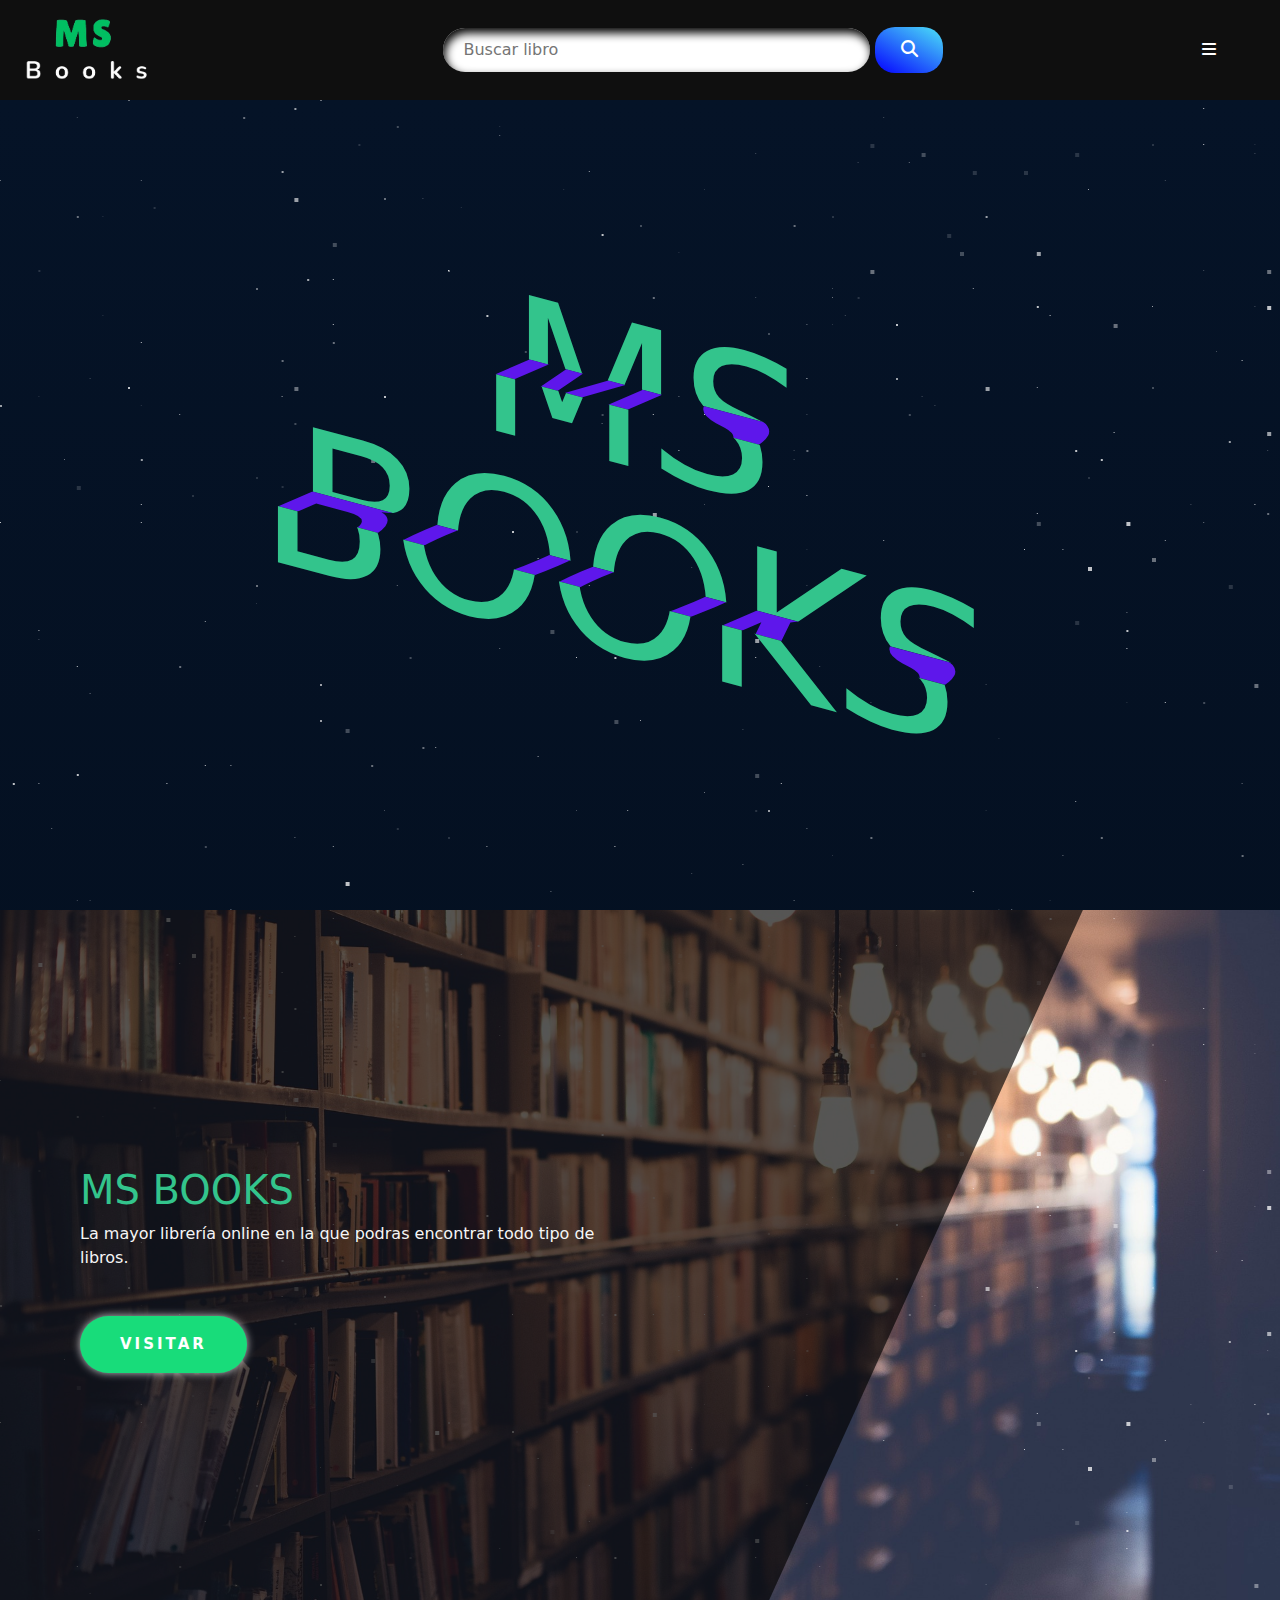
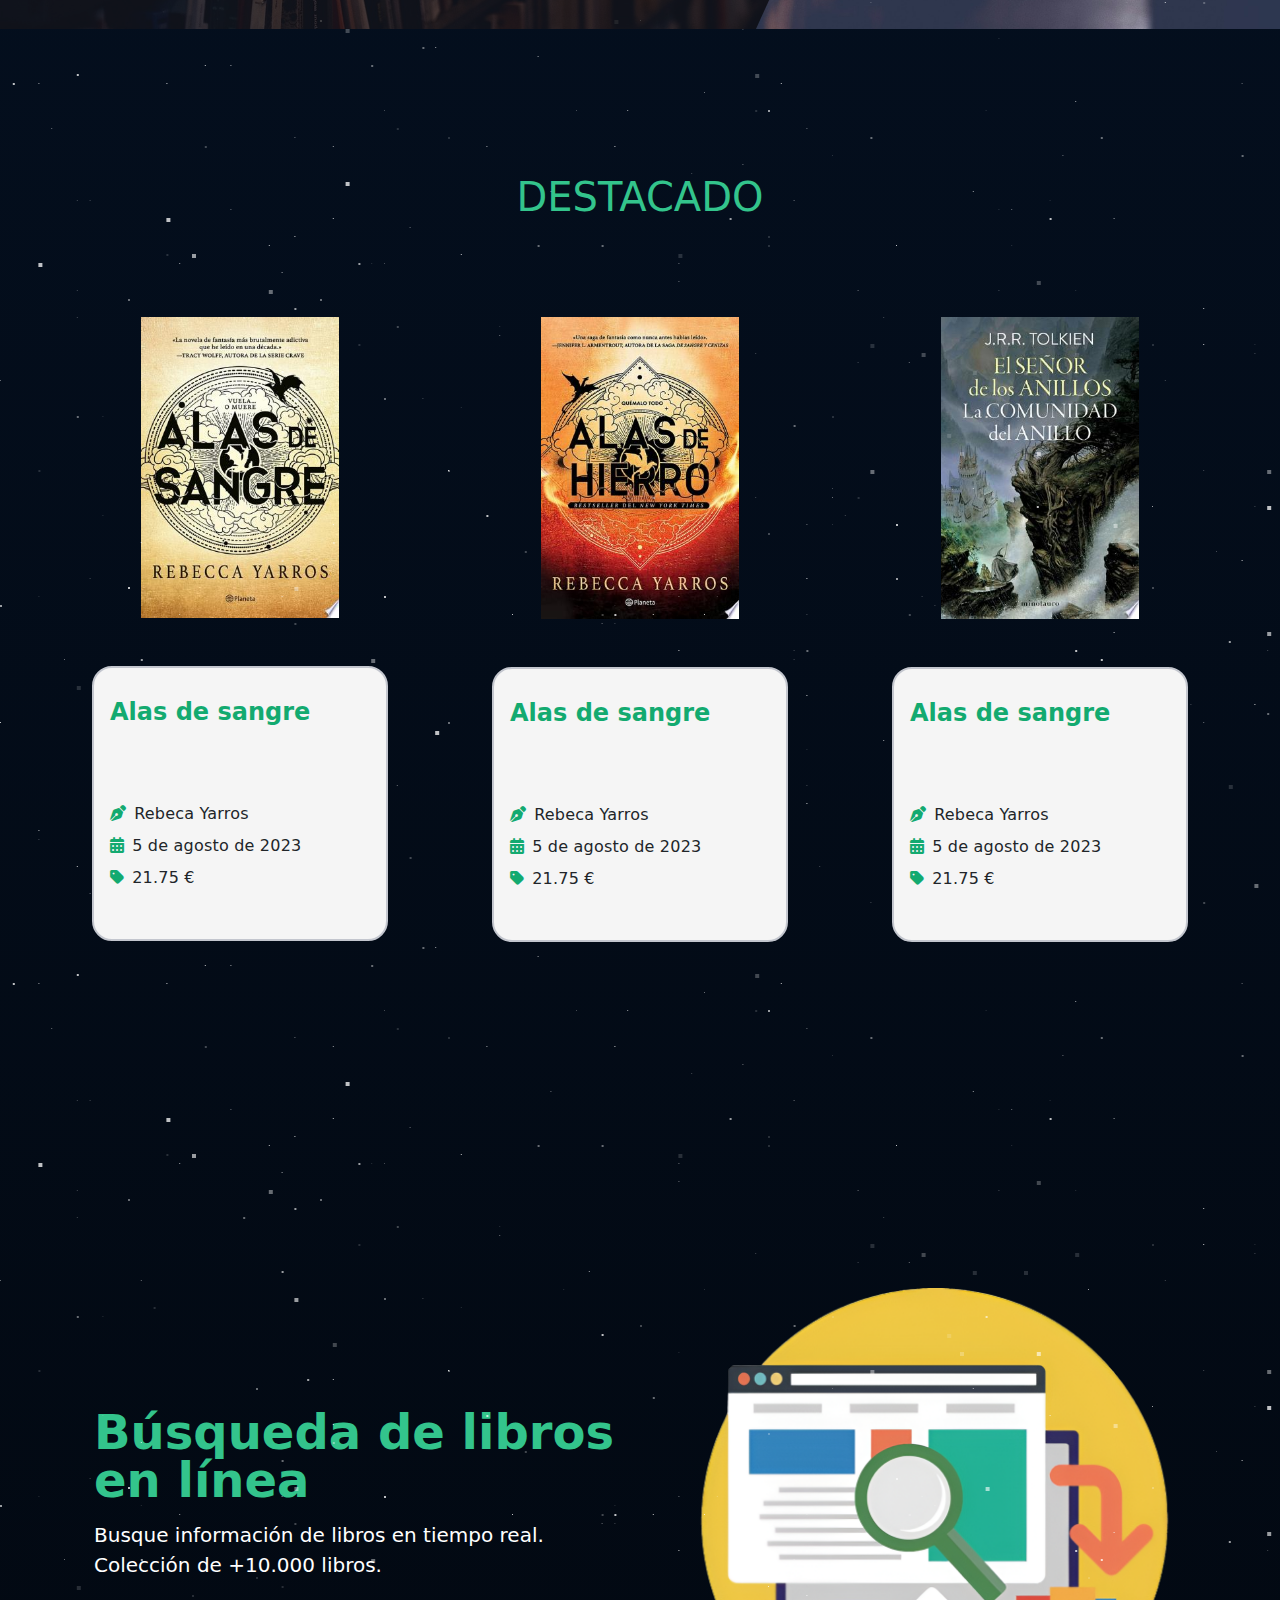
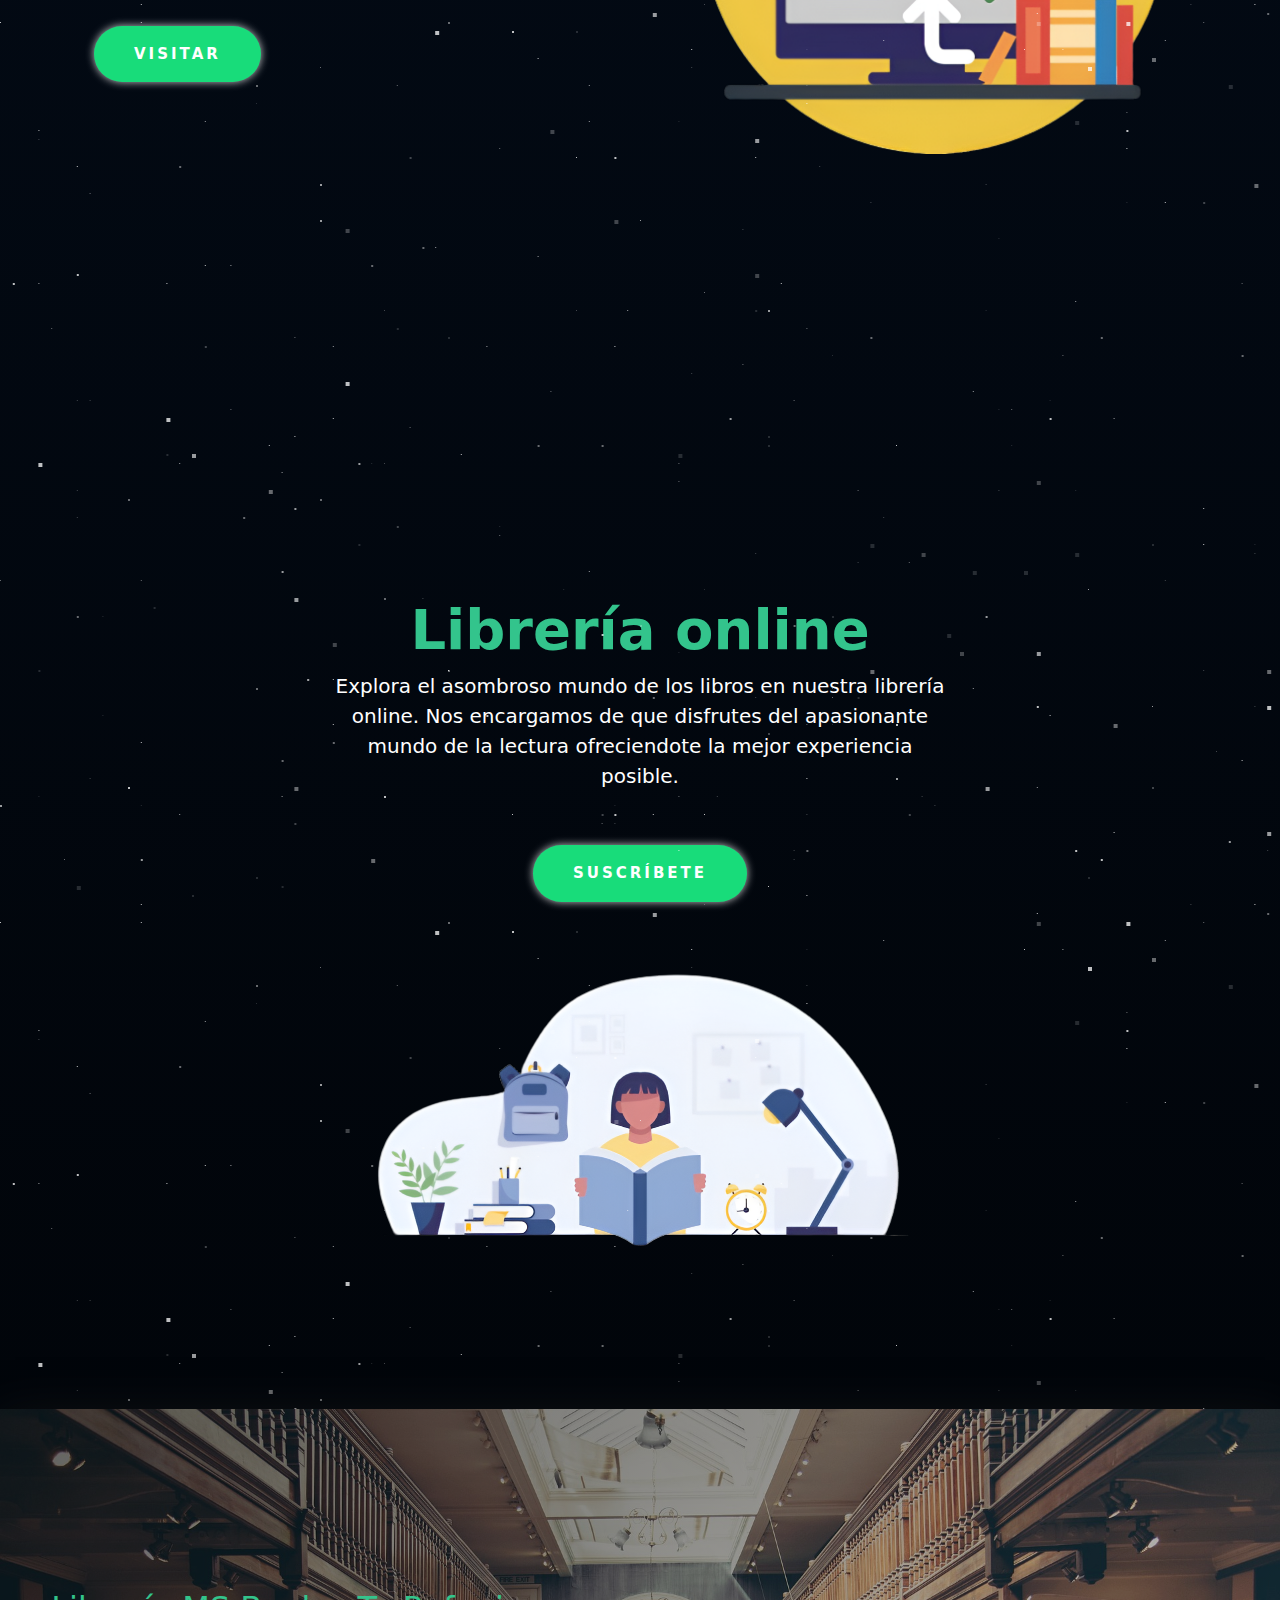
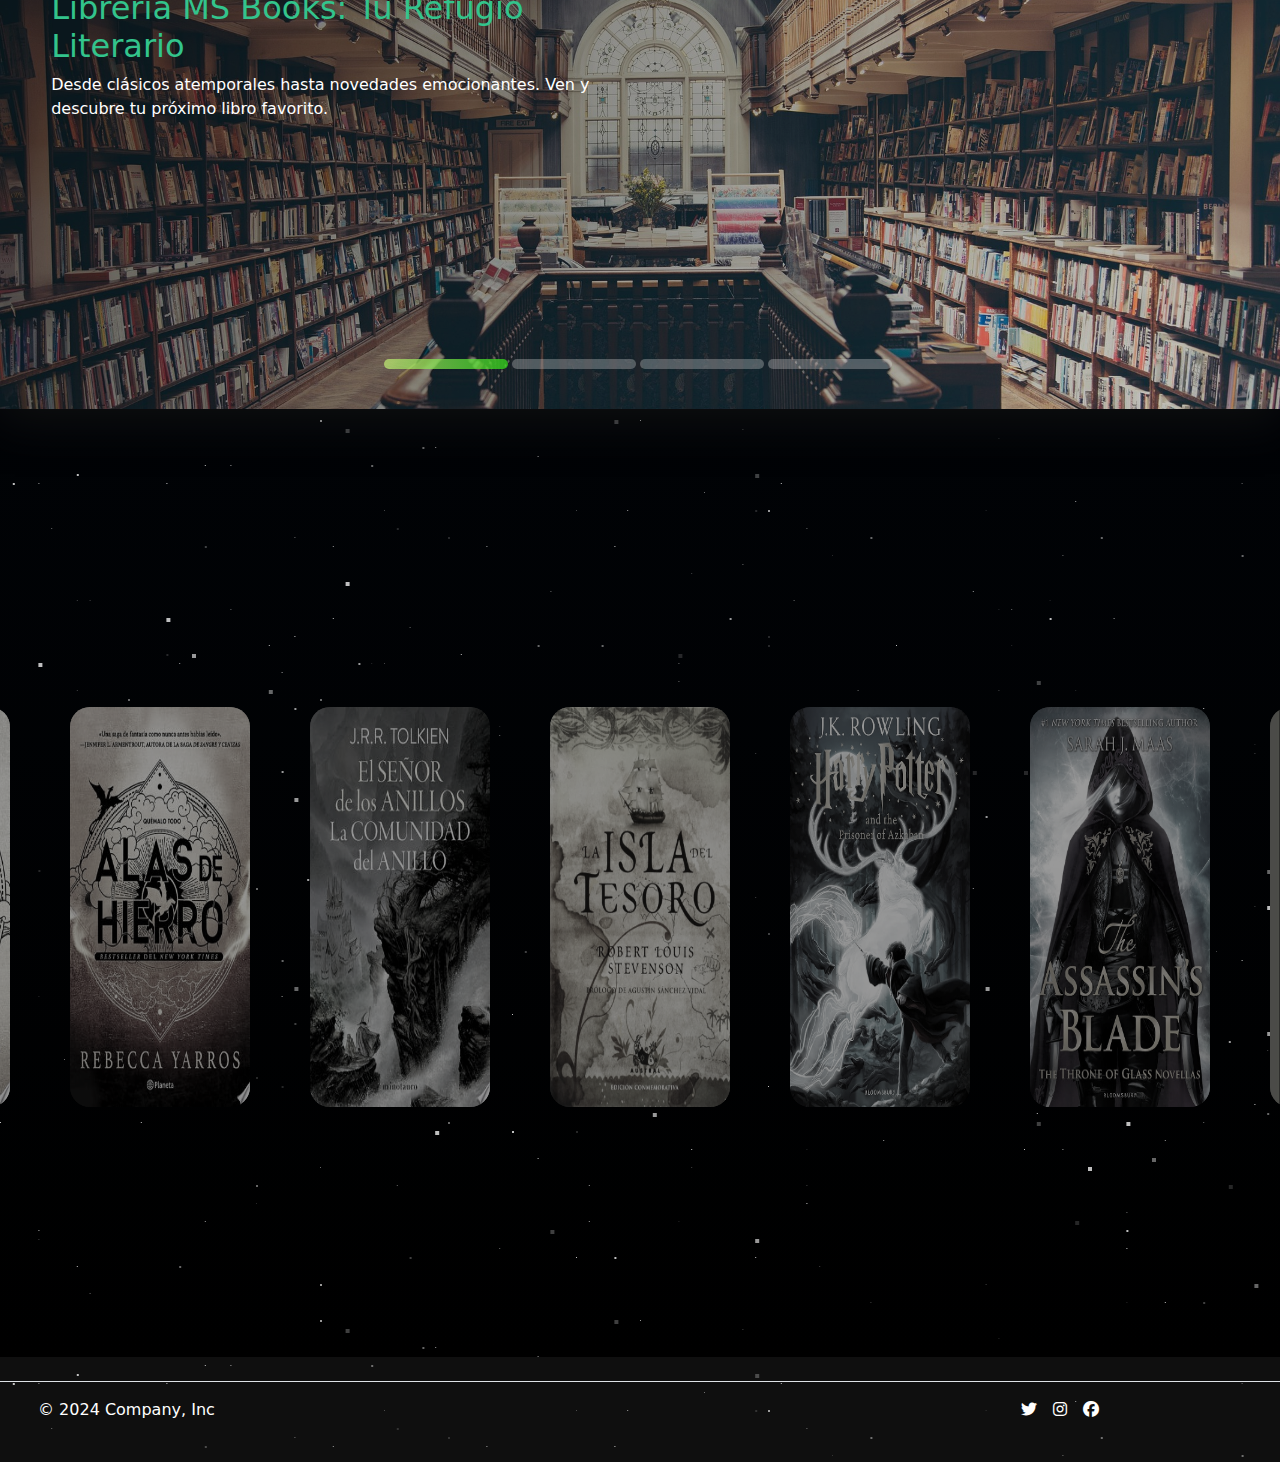
<file: index.html>
<!DOCTYPE html>
<html lang="en">
<head>
    <meta charset="UTF-8">
    <meta name="viewport" content="width=device-width, initial-scale=1.0">
    <title>Home - MS Books</title>
    <link rel="shortcut icon" href="IMG/icono-web.png" type="image/x-icon">
    <link rel="stylesheet" href="styles.css">
    <link href="https://cdn.jsdelivr.net/npm/bootstrap@5.3.3/dist/css/bootstrap.min.css" rel="stylesheet" integrity="sha384-QWTKZyjpPEjISv5WaRU9OFeRpok6YctnYmDr5pNlyT2bRjXh0JMhjY6hW+ALEwIH" crossorigin="anonymous">
    <link rel="stylesheet" href="https://cdnjs.cloudflare.com/ajax/libs/font-awesome/6.5.2/css/all.min.css">
    <link rel="stylesheet" href="home.css">
</head>
<body id="body">
    <nav id="menu" class="col-6">
        <h1 class="col-3">Menú</h1>
        <hr>
        <div id="menu-search-2" class="col-10 text-center m-auto mt-3 mb-3">
            <input id="searchInput2" placeholder="Buscar libro" class="input col-8 m-auto" name="text" type="text">
            <button id="searchButton" onclick="buscarLibro()" class="button2"><i class="fa-solid fa-magnifying-glass"></i></button>
            <div id="resultados2"></div>
        </div>
        <ul class="col-12 p-0 d-flex flex-column justify-content-evenly align-items-center">
            <li class="col-8 mb-4 position-relative menu-toggle">
                <a href="index.html" class="h-100 d-flex display-submenu">
                    <button type="button" class="bttn col-12"><i class="fa-solid fa-house pe-2"></i>Home</button>
                </a>
            </li>
            <li class="col-8 mb-4 position-relative menu-toggle">
                <a href="" class="h-100 d-flex display-submenu">
                    <button type="button" class="bttn col-12"><i class="fa-solid fa-list pe-2"></i>Categorías</button>
                </a>
                <ul class="submenu p-0 col-12 d-flex flex-column align-items-center mb-2">
                    <li class="w-100 text-center p-1"><a href="categoria.html?subject=Ficcion">Ficción</a></li>
                    <li class="w-100 text-center p-1"><a href="categoria.html?subject=Adventure">Aventura</a></li>
                    <li class="w-100 text-center p-1"><a href="categoria.html?subject=Fantasy">Fantasía</a></li>
                </ul>
            </li>
            <li class="col-8 mb-4 position-relative menu-toggle">
                <a href="carrito.html" class="h-100 d-flex display-submenu">
                    <button type="button" class="bttn col-12"><i class="fa-solid fa-cart-shopping pe-2"></i>Carrito</button>
                </a>
            </li>
            <li class="col-8 mb-4 position-relative menu-toggle">
                <a href="login.html" class="h-100 d-flex display-submenu">
                    <button type="button" class="bttn col-12"><i class="fa-solid fa-user pe-2"></i>Login</button>
                </a>
            </li>
        </ul>
        <i id="close-menu" class="fa-solid fa-xmark"></i>
    </nav>
    <header class=" col-12 d-flex justify-content-start align-items-center">
        <div id="logo" class="col-3 col-sm-1 h-100">
            <a href="#">
                <img src="IMG/MS-BOOKS-LOGO.png" alt="logo-MS-Books" class="h-100">
            </a>
        </div>
        <div id="menu-search" class="col-6 text-center m-auto">
            <input id="searchInput" placeholder="Buscar libro" class="input col-8 m-auto" name="text" type="text">
            <button id="searchButton" onclick="buscarLibro()" class="button2"><i class="fa-solid fa-magnifying-glass"></i></button>
            <div id="resultados"></div>
        </div>
        <div id="menu-toggle">
            <i class="fa-solid fa-bars"></i>
        </div>
    </header>
    <main class="d-flex flex-column">
        <div class="space-1"></div>
        <div class="space-2"></div>
        <div class="space-3"></div>
        <div class="center-container">
            <div id="center" class="center">
                <h1>
                    <span>MS</span>
                    <span>MS</span>
                    <span>MS</span>
                    <span>Books</span>
                    <span>Books</span>
                    <span>Books</span>
                </h1>
            </div>
        </div>
        <div id="banner" class="container-fluid mb-5">
            <div class="row">
                <div id="banner-text" class="col-12">
                    <h1 id="banner-title" class="col-6">
                        MS BOOKS
                    </h1>
                    <p class="col-6">La mayor librería online en la que podras encontrar todo tipo de libros.</p>
                    <a href="index.html">
                        <button id="btn-visitar">
                            Visitar
                        </button>
                    </a>
                </div>
            </div>
        </div>
        <section id="cards-section" class="col-12 d-flex flex-column align-items-center w-100 justify-content-evenly mt-5 m-0 p-0">
            <h1 class="mt-5 mb-5">DESTACADO</h1>
            <div id="cards" class="row w-100 justify-content-evenly">
                <div class="card-div mt-5 mb-5 col-md-3 col-sm-5 col-10">
                    <div class="card-image col-8 m-auto mb-5">
                        <img src="IMG/alas-de-sangre.jfif" alt="" class="w-100">
                    </div>
                    <div class="card">
                        <div class="card-details">
                          <p class="text-title">Alas de sangre</p>
                          <p class="text-body align-content-center">
                            <span><i class="fa-solid fa-pen-nib pe-2"></i></span><span>Rebeca Yarros</span>
                            <br>
                            <span><i class="fa-solid fa-calendar-days pe-2"></i>5 de agosto de 2023</span>
                            <br>
                            <span><i class="fa-solid fa-tag pe-2"></i>21.75 €</span>
                          </p>
                        </div>
                        <button class="card-button" data-toggle="modal" data-target="#cartModal"><i class="fa-solid fa-cart-shopping pe-3" ></i>Añadir</button>
                    </div>
                </div>
                <div class="card-div mt-5 mb-5 col-md-3 col-sm-5 col-10">
                    <div class="card-image col-8 m-auto mb-5">
                        <img src="IMG/alas-de-hierro.jfif" alt="" class="w-100">
                    </div>
                    <div class="card">
                        <div class="card-details">
                          <p class="text-title">Alas de sangre</p>
                          <p class="text-body align-content-center">
                            <span><i class="fa-solid fa-pen-nib pe-2"></i></span><span>Rebeca Yarros</span>
                            <br>
                            <span><i class="fa-solid fa-calendar-days pe-2"></i>5 de agosto de 2023</span>
                            <br>
                            <span><i class="fa-solid fa-tag pe-2"></i>21.75 €</span>
                          </p>
                        </div>
                        <button class="card-button" data-toggle="modal" data-target="#cartModal"><i class="fa-solid fa-cart-shopping pe-3" ></i>Añadir</button>
                    </div>
                </div>
                <div class="card-div mt-5 mb-5 col-md-3 col-sm-5 col-10">
                    <div class="card-image col-8 m-auto mb-5">
                        <img src="IMG/el-señor-de-los-anillos.jfif" alt="" class="w-100">
                    </div>
                    <div class="card">
                        <div class="card-details">
                          <p class="text-title">Alas de sangre</p>
                          <p class="text-body align-content-center">
                            <span><i class="fa-solid fa-pen-nib pe-2"></i></span><span>Rebeca Yarros</span>
                            <br>
                            <span><i class="fa-solid fa-calendar-days pe-2"></i>5 de agosto de 2023</span>
                            <br>
                            <span><i class="fa-solid fa-tag pe-2"></i>21.75 €</span>
                          </p>
                        </div>
                        <button class="card-button" data-toggle="modal" data-target="#cartModal"><i class="fa-solid fa-cart-shopping pe-3" ></i>Añadir</button>
                    </div>
                </div>
            </div>
        </section>
        <div class="hero container col-xxl-8 px-4 py-5">
            <div class="row flex-lg-row-reverse align-items-center g-5 py-5">
              <div class="col-10 col-sm-8 col-md-6 m-auto">
                <img src="IMG/HOME/hero-img2.png" class="d-block mx-lg-auto img-fluid" alt="Bootstrap Themes" width="700" height="500" loading="lazy">
              </div>
              <div class="col-md-6 hero-text">
                <h1 class="hero-title display-5 fw-bold text-body-emphasis lh-1 mb-3">Búsqueda de libros en línea</h1>
                <p class="lead mt-3">Busque información de libros en tiempo real. Colección de +10.000 libros.</p>
                <div class="d-grid gap-2 d-md-flex justify-content-md-start">
                    <a href="index.html">
                        <button id="btn-hero">
                            Visitar
                        </button>
                    </a>
                </div>
              </div>
            </div>
        </div>
        <div class="hero px-4 pt-5 my-5 text-center">
            <h1 class="hero-title hero-title2 display-4 fw-bold text-body-emphasis">Librería online</h1>
            <div class="col-lg-6 mx-auto hero-text2">
              <p class="lead mb-4">Explora el asombroso mundo de los libros en nuestra librería online. Nos encargamos de que disfrutes del apasionante mundo de la lectura ofreciendote la mejor experiencia posible.</p>
              <div class="d-grid gap-2 d-sm-flex justify-content-sm-center">
                <a href="index.html">
                    <button id="btn-hero">
                        Suscríbete
                    </button>
                </a>
              </div>
            </div>
            <div class="col-12 m-auto" style="max-width: 1000px;">
              <div class="container">
                <img src="IMG/HOME/hero2-img2.png" class="mb-4 col-md-8 col-12" alt="Imagen-hero-2">
              </div>
            </div>
        </div>
        <div id="main-slide-1" class="mt-5 mb-5">
            <div class="wave"></div>
            <div class="wave"></div>
            <div class="wave"></div>
            <div class="c">
              
              <input type="radio" name="a" id="cr-1" checked>
              <label for="cr-1" style="--hue: 82"></label>
              <div id="slide-2" class="ci" style="--z: 3">
                <div class="slide-1-texto">
                  <h2>Librería MS Books: Tu Refugio Literario</h2>
                  <p>Desde clásicos atemporales hasta novedades emocionantes. Ven y descubre tu próximo libro favorito.</p>
                </div>
              </div>
    
              <input type="radio" name="a" id="cr-2">
              <label for="cr-2" style="--hue: 32"></label>
              <div id="slide-1" class="ci" style="--z: 4">
                <div class="slide-1-texto">
                  <h2>Encuentra tu Próxima Aventura Literaria</h2>
                  <p>Sumérgete en un mundo de historias cautivadoras. ¡Explora nuestra colección hoy!</p>
                </div>
              </div>
    
    
              <input type="radio" name="a" id="cr-3">
              <label for="cr-3" style="--hue: 40"></label>
              <div id="slide-3" class="ci" style="--z: 2">
                <div class="slide-1-texto">
                  <h2>Descuentos Especiales en Bestsellers</h2>
                  <p>Ahorra hasta un 50% en los títulos más vendidos del año. ¡No te lo pierdas!</p>
                </div>
              </div>
    
              <input type="radio" name="a" id="cr-4">
              <label for="cr-4" style="--hue: 210"></label>
              <div id="slide-4" class="ci" style="--z: 1">
                <div class="slide-1-texto">
                  <h2>Cada Libro, un Nuevo Comienzo</h2>
                  <p>Amplía tus horizontes y enriquece tu mente con nuestra variada selección de libros. ¡Visítanos hoy!</p>
                </div>
              </div>
            </div>
          </div>
        <div class="modal fade" id="cartModal" tabindex="-1" role="dialog" aria-labelledby="exampleModalLabel" aria-hidden="true">
            <div class="modal-dialog modal-dialog-top-left" role="document">
                <div class="modal-content">
                    <div class="modal-header">
                        <h5 class="modal-title" id="exampleModalLabel">Añadido al carrito</h5>
                    </div>
                    <div class="modal-body">
                        Su libro ha sido añadido correctamente.
                    </div>
                    <div class="modal-footer">
                        <button type="button" class="btn btn-primary">Quitar</button>
                        <button type="button" class="btn btn-secondary" data-dismiss="modal">CLOSE</button>
                    </div>
                </div>
            </div>
        </div>
        <!-- SLIDER -->
        <section id="slider-home">
            <div class="slider-container">
                <span class="slider" id="slider1"></span>
                <span class="slider" id="slider2"></span>
                <span class="slider" id="slider3"></span>
                <span class="slider" id="slider4"></span>
                <span class="slider" id="slider5"></span>
                <span class="slider" id="slider6"></span>
                <span class="slider" id="slider7"></span>
        
                <div class="imgContainer">
        
                   <div class="slide_div" id="slide_1">
                    <img src="IMG/alas-de-sangre.jfif" alt="" class="img" id="img1">
                    <a href="#slider1" class="slide-button" id="button1"></a>
                   </div>
                   <div class="slide_div" id="slide_2">
                    <img src="IMG/alas-de-hierro.jfif" alt="" class="img" id="img2">
                    <a href="#slider2" class="slide-button" id="button2"></a>
                   </div>
                   <div class="slide_div" id="slide_3">
                    <img src="IMG/el-señor-de-los-anillos.jfif" alt="" class="img" id="img3">
                    <a href="#slider3" class="slide-button" id="button3"></a>
                   </div>
                   <div class="slide_div" id="slide_4">
                    <img src="IMG/Aventura/aventura-1.jpg" alt="" class="img" id="img4">
                    <a href="#slider4" class="slide-button" id="button4"></a>
                   </div>
                   <div class="slide_div" id="slide_5">
                    <img src="IMG/Aventura/aventura-2.jpg" alt="" class="img" id="img5">
                    <a href="#slider5" class="slide-button" id="button5"></a>
                   </div>
                   <div class="slide_div" id="slide_6">
                    <img src="IMG/Fantasia/fantasia-2.jpg" alt="" class="img" id="img6">
                    <a href="#slider6" class="slide-button" id="button6"></a>
                   </div>
                   <div class="slide_div" id="slide_7">
                    <img src="IMG/Fantasia/fantasia-1.jpg" alt="" class="img" id="img7">
                    <a href="#slider7" class="slide-button" id="button7"></a>
                   </div>
        
                </div>
                
            </div>
        </section>

    </main>
    <footer class="d-flex flex-wrap justify-content-between align-items-center py-3 my-4 border-top">
        <div class="col-md-4 d-flex align-items-center">
        <a href="/" class="mb-3 me-2 mb-md-0 text-body-secondary text-decoration-none lh-1">
            <svg class="bi" width="30" height="24"><use xlink:href="#bootstrap"/></svg>
        </a>
        <span class="mb-3 mb-md-0">&copy; 2024 Company, Inc</span>
        </div>
    
        <ul class="nav col-md-4 justify-content-center list-unstyled d-flex">
        <li class="ms-3"><a href="#"><i class="fa-brands fa-twitter"></i></a></li>
        <li class="ms-3"><a href="#"><i class="fa-brands fa-instagram"></i></a></li>
        <li class="ms-3"><a href="#"><i class="fa-brands fa-facebook"></i></a></li>
        <svg class="bi" width="30" height="24"><use xlink:href="#bootstrap"/></svg>
        </ul>
    </footer>
    <script src="https://code.jquery.com/jquery-3.2.1.slim.min.js"></script>
    <script src="https://maxcdn.bootstrapcdn.com/bootstrap/4.0.0/js/bootstrap.min.js"></script>
    <script src="https://cdn.jsdelivr.net/npm/bootstrap@5.3.3/dist/js/bootstrap.bundle.min.js" integrity="sha384-YvpcrYf0tY3lHB60NNkmXc5s9fDVZLESaAA55NDzOxhy9GkcIdslK1eN7N6jIeHz" crossorigin="anonymous"></script>
    <script>
        const closeMenu = document.getElementById("close-menu");
        const menu = document.getElementById("menu");
        const displayMenu = document.getElementById("menu-toggle");
        const header = document.querySelector("header");
        let menuClosed = false;

        closeMenu.addEventListener('click', function() {
            if (!menuClosed) {
                menu.style.width = '0px';
                menu.style.overflow = 'hidden';
            }
        })

        displayMenu.addEventListener('click', function () {
            if (window.innerWidth <= 550) {
                menu.style.width = '100%';
                menu.style.overflow = 'visible';
            }
            else if(window.innerWidth > 550){
                menu.style.width = '50%';
                menu.style.overflow = 'visible';
            }
        })
    </script>
    
    <script>
        function buscarLibro() {
            if (window.innerWidth <= 550) {
                const terminoBusqueda = document.getElementById("searchInput2").value;
                const apiKey = "AIzaSyCvMHg8Bn8Z7AmgKQU7wG_EJ0MODawA4Qo";
                const url = `https://www.googleapis.com/books/v1/volumes?q=intitle:${terminoBusqueda}&key=${apiKey}`;
                
                if (terminoBusqueda != '') {
                    fetch(url)
                    .then(response => response.json())
                    .then(data => mostrarResultados(data))
                    .catch(error => console.error('Error:', error));
                }
                else if (terminoBusqueda == '') {
                    mostrarResultados('');
                }
            }
            else if(window.innerWidth > 550){
                const terminoBusqueda = document.getElementById("searchInput").value;
                const apiKey = "AIzaSyCvMHg8Bn8Z7AmgKQU7wG_EJ0MODawA4Qo";
                const url = `https://www.googleapis.com/books/v1/volumes?q=intitle:${terminoBusqueda}&key=${apiKey}`;
                
                if (terminoBusqueda != '') {
                    fetch(url)
                    .then(response => response.json())
                    .then(data => mostrarResultados(data))
                    .catch(error => console.error('Error:', error));
                }
                else if (terminoBusqueda == '') {
                    mostrarResultados('');
                }
            }
          
        }
        
        function mostrarResultados(data) {
            if (window.innerWidth <= 550) {
                const resultadosDiv = document.getElementById("resultados2");
                resultadosDiv.innerHTML = '';
                
                if (data.items && data.items.length > 0) {
                    data.items.forEach(item => {
                        if (item.volumeInfo.description != undefined && item.volumeInfo.readingModes.text != false) {
                            const libroDiv = document.createElement("div");
                            const link = document.createElement("a");
                            link.href = `libro-page.html?id=${item.id}`;
                            link.textContent = item.volumeInfo.title;
                            libroDiv.appendChild(link);
                            resultadosDiv.appendChild(libroDiv);      
                        }
                    });
                } else {
                    resultadosDiv.textContent = "No se encontraron resultados.";
                }
            }
            else if(window.innerWidth > 550){
                const resultadosDiv = document.getElementById("resultados");
                resultadosDiv.innerHTML = '';
                
                if (data.items && data.items.length > 0) {
                    data.items.forEach(item => {
                        if (item.volumeInfo.description != undefined && item.volumeInfo.readingModes.text != false) {
                            const libroDiv = document.createElement("div");
                            const link = document.createElement("a");
                            link.href = `libro-page.html?id=${item.id}`;
                            link.textContent = item.volumeInfo.title;
                            libroDiv.appendChild(link);
                            resultadosDiv.appendChild(libroDiv);      
                        }
                    });
                } else {
                    resultadosDiv.textContent = "No se encontraron resultados.";
                }
            }
          
        }
    </script>
    <script src="lluvia-estrellas.js"></script>
</body>
</html>
</file>
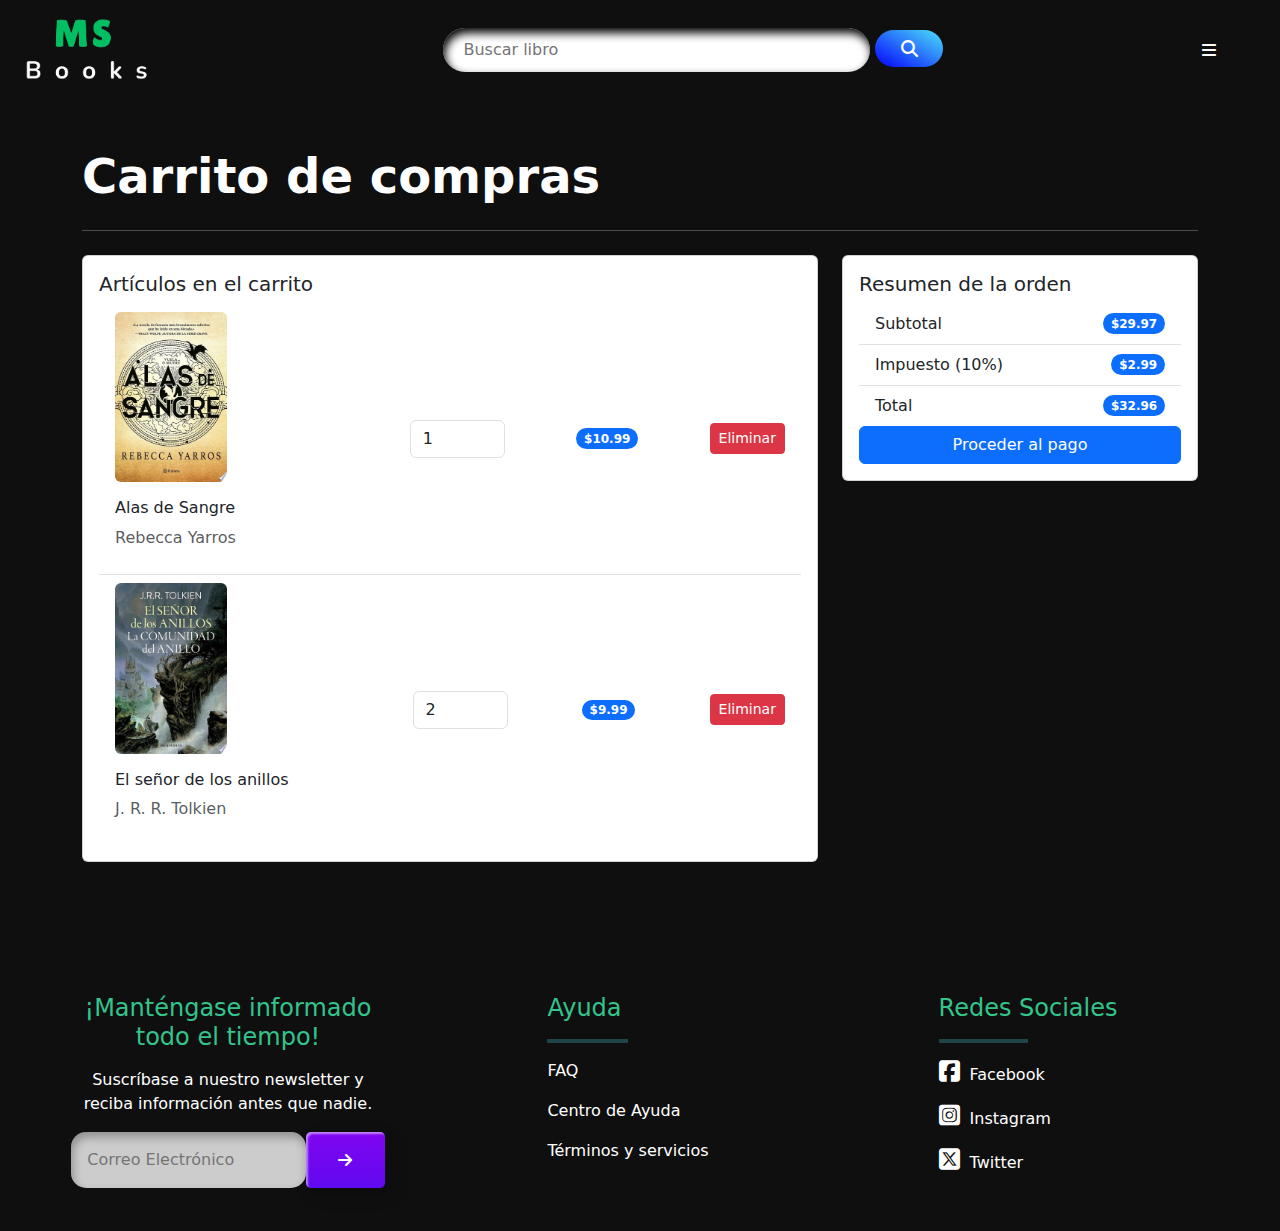
<file: carrito.html>
<html lang="en">
<head>
    <meta charset="UTF-8">
    <meta name="viewport" content="width=device-width, initial-scale=1.0">
    <title>Home - MS Books</title>
    <link rel="shortcut icon" href="IMG/icono-web.png" type="image/x-icon">
    <link rel="stylesheet" href="styles.css">
    <link href="https://cdn.jsdelivr.net/npm/bootstrap@5.3.3/dist/css/bootstrap.min.css" rel="stylesheet" integrity="sha384-QWTKZyjpPEjISv5WaRU9OFeRpok6YctnYmDr5pNlyT2bRjXh0JMhjY6hW+ALEwIH" crossorigin="anonymous">
    <link rel="stylesheet" href="https://cdnjs.cloudflare.com/ajax/libs/font-awesome/6.5.2/css/all.min.css">
    <link rel="stylesheet" href="login.css">
</head>
<body id="body">
    <nav id="menu" class="col-6">
        <h1 class="col-3">Menú</h1>
        <hr>
        <div id="menu-search-2" class="col-10 text-center m-auto mt-3 mb-3">
            <input id="searchInput2" placeholder="Buscar libro" class="input col-8 m-auto" name="text" type="text">
            <button id="searchButton" onclick="buscarLibro()" class="button2"><i class="fa-solid fa-magnifying-glass"></i></button>
            <div id="resultados2"></div>
        </div>
        <ul class="col-12 p-0 d-flex flex-column justify-content-evenly align-items-center">
            <li class="col-8 mb-4 position-relative menu-toggle">
                <a href="index.html" class="h-100 d-flex display-submenu">
                    <button type="button" class="bttn col-12"><i class="fa-solid fa-house pe-2"></i>Home</button>
                </a>
            </li>
            <li class="col-8 mb-4 position-relative menu-toggle">
                <a href="" class="h-100 d-flex display-submenu">
                    <button type="button" class="bttn col-12"><i class="fa-solid fa-list pe-2"></i>Categorías</button>
                </a>
                <ul class="submenu p-0 col-12 d-flex flex-column align-items-center mb-2">
                    <li class="w-100 text-center p-1"><a href="categoria.html?subject=Ficcion">Ficción</a></li>
                    <li class="w-100 text-center p-1"><a href="categoria.html?subject=Adventure">Aventura</a></li>
                    <li class="w-100 text-center p-1"><a href="categoria.html?subject=Fantasy">Fantasía</a></li>
                </ul>
            </li>
            <li class="col-8 mb-4 position-relative menu-toggle">
                <a href="carrito.html" class="h-100 d-flex display-submenu">
                    <button type="button" class="bttn col-12"><i class="fa-solid fa-cart-shopping pe-2"></i>Carrito</button>
                </a>
            </li>
            <li class="col-8 mb-4 position-relative menu-toggle">
                <a href="login.html" class="h-100 d-flex display-submenu">
                    <button type="button" class="bttn col-12"><i class="fa-solid fa-user pe-2"></i>Login</button>
                </a>
            </li>
        </ul>
        <i id="close-menu" class="fa-solid fa-xmark"></i>
    </nav>
    <header class=" col-12 d-flex justify-content-start align-items-center">
        <div id="logo" class="col-3 col-sm-1 h-100">
            <a href="index.html">
                <img src="IMG/MS-BOOKS-LOGO.png" alt="logo-MS-Books" class="h-100">
            </a>
        </div>
        <div id="menu-search" class="col-6 text-center m-auto">
            <input id="searchInput" placeholder="Buscar libro" class="input col-8 m-auto" name="text" type="text">
            <button id="searchButton" onclick="buscarLibro()" class="button2"><i class="fa-solid fa-magnifying-glass"></i></button>
            <div id="resultados"></div>
        </div>
        <div id="menu-toggle">
            <i class="fa-solid fa-bars"></i>
        </div>
    </header>
    <main>
        <div class="container py-5">
            <h1 class="display-5 fw-bold">Carrito de compras</h1>
            <hr class="my-4">
            <div class="row">
            <div class="col-md-8">
                <div class="card mb-4">
                <div class="card-body">
                    <h5 class="card-title">Artículos en el carrito</h5>
                    <ul class="list-group list-group-flush">
                    <li class="list-group-item d-flex justify-content-between align-items-center">
                        <div class="product-info col-4">
                            <img src="IMG/alas-de-sangre.jfif" alt="Producto 1" class="img-fluid rounded col-6 mb-3">
                            <h6>Alas de Sangre</h6>
                            <p class="text-muted">Rebecca Yarros</p>
                        </div>
                        <div class="quantity">
                            <input type="number" value="1" min="1" max="10" class="form-control quantity-input">
                        </div>
                        <span class="badge bg-primary rounded-pill">$10.99</span>
                        <button class="btn btn-sm btn-danger remove-btn">Eliminar</button>
                    </li>
                    <li class="list-group-item d-flex justify-content-between align-items-center">
                        <div class="product-info col-4">
                            <img src="IMG/el-señor-de-los-anillos.jfif" alt="Producto 2" class="img-fluid rounded col-6 mb-3">
                            <h6>El señor de los anillos</h6>
                            <p class="text-muted">J. R. R. Tolkien</p>
                        </div>
                        <div class="quantity">
                            <input type="number" value="2" min="1" max="10" class="form-control quantity-input">
                        </div>
                        <span class="badge bg-primary rounded-pill">$9.99</span>
                        <button class="btn btn-sm btn-danger remove-btn">Eliminar</button>
                    </li>
                    <!-- Agrega más artículos aquí -->
                    </ul>
                </div>
                </div>
            </div>
            <div class="col-md-4">
                <div class="card mb-4">
                <div class="card-body">
                    <h5 class="card-title">Resumen de la orden</h5>
                    <ul class="list-group list-group-flush">
                    <li class="list-group-item d-flex justify-content-between align-items-center">
                        Subtotal
                        <span class="badge bg-primary rounded-pill">$29.97</span>
                    </li>
                    <li class="list-group-item d-flex justify-content-between align-items-center">
                        Impuesto (10%)
                        <span class="badge bg-primary rounded-pill">$2.99</span>
                    </li>
                    <li class="list-group-item d-flex justify-content-between align-items-center">
                        Total
                        <span class="badge bg-primary rounded-pill">$32.96</span>
                    </li>
                    </ul>
                    <button class="btn btn-primary w-100">Proceder al pago</button>
                </div>
                </div>
            </div>
            </div>
        </div>
    </main>
    <footer>
        <div id="footer" class="row justify-content-center w-100">
          <div id="newsletter" class="col-md-4 col-10 d-flex flex-column align-items-center">
            <div id="newsletter-info">
              <h4 class="text-center col-10 pb-3 m-auto">¡Manténgase informado todo el tiempo!</h4>
              <p class="text-center col-10 m-auto pb-3">Suscríbase a nuestro newsletter y reciba información antes que nadie.</p>
              <form action="" class="text-center d-flex justify-content-center col-10 m-auto">
                <input type="email" name="Email" placeholder="Correo Electrónico" class="col-9">
                <button type="submit" class="custom-btn btn-1" class="col-3">
                  <i class="fa-solid fa-arrow-right"></i>
                </button>
              </form>
            </div>
          </div>
          <div id="help" class="col-md-4 col-sm-6 col-10 d-flex flex-column align-items-center">
            <div id="help-info">
              <h4>Ayuda</h4>
              <hr>
              <p>FAQ</p>
              <p>Centro de Ayuda</p>
              <p>Términos y servicios</p>
            </div>
          </div>
          <div id="RRSS" class="col-md-4 col-sm-6 col-10 d-flex flex-column align-items-center">
            <div id="rrss-info">
              <h4>Redes Sociales</h4>
              <hr>
              <p><i class="fa-brands fa-square-facebook"></i>Facebook</p>
              <p><i class="fa-brands fa-square-instagram"></i>Instagram</p>
              <p><i class="fa-brands fa-square-x-twitter"></i>Twitter</p>
            </div>
          </div>
        </div>
    </footer>
    <script src="https://code.jquery.com/jquery-3.2.1.slim.min.js"></script>
    <script src="https://maxcdn.bootstrapcdn.com/bootstrap/4.0.0/js/bootstrap.min.js"></script>
    <script>
        const closeMenu = document.getElementById("close-menu");
        const menu = document.getElementById("menu");
        const displayMenu = document.getElementById("menu-toggle");
        const header = document.querySelector("header");
        let menuClosed = false;

        closeMenu.addEventListener('click', function() {
            if (!menuClosed) {
                menu.style.width = '0px';
                menu.style.overflow = 'hidden';
            }
        })

        displayMenu.addEventListener('click', function () {
            if (window.innerWidth <= 550) {
                menu.style.width = '100%';
                menu.style.overflow = 'visible';
            }
            else if(window.innerWidth > 550){
                menu.style.width = '50%';
                menu.style.overflow = 'visible';
            }
        })
    </script>
    
    <script>
        function buscarLibro() {
            if (window.innerWidth <= 550) {
                const terminoBusqueda = document.getElementById("searchInput2").value;
                const apiKey = "AIzaSyCvMHg8Bn8Z7AmgKQU7wG_EJ0MODawA4Qo";
                const url = `https://www.googleapis.com/books/v1/volumes?q=intitle:${terminoBusqueda}&key=${apiKey}`;
                
                if (terminoBusqueda != '') {
                    fetch(url)
                    .then(response => response.json())
                    .then(data => mostrarResultados(data))
                    .catch(error => console.error('Error:', error));
                }
                else if (terminoBusqueda == '') {
                    mostrarResultados('');
                }
            }
            else if(window.innerWidth > 550){
                const terminoBusqueda = document.getElementById("searchInput").value;
                const apiKey = "AIzaSyCvMHg8Bn8Z7AmgKQU7wG_EJ0MODawA4Qo";
                const url = `https://www.googleapis.com/books/v1/volumes?q=intitle:${terminoBusqueda}&key=${apiKey}`;
                
                if (terminoBusqueda != '') {
                    fetch(url)
                    .then(response => response.json())
                    .then(data => mostrarResultados(data))
                    .catch(error => console.error('Error:', error));
                }
                else if (terminoBusqueda == '') {
                    mostrarResultados('');
                }
            }
          
        }
        
        function mostrarResultados(data) {
            if (window.innerWidth <= 550) {
                const resultadosDiv = document.getElementById("resultados2");
                resultadosDiv.innerHTML = '';
                
                if (data.items && data.items.length > 0) {
                    data.items.forEach(item => {
                        if (item.volumeInfo.description != undefined && item.volumeInfo.readingModes.text != false) {
                            const libroDiv = document.createElement("div");
                            const link = document.createElement("a");
                            link.href = `libro-page.html?id=${item.id}`;
                            link.textContent = item.volumeInfo.title;
                            libroDiv.appendChild(link);
                            resultadosDiv.appendChild(libroDiv);      
                        }
                    });
                } else {
                    resultadosDiv.textContent = "No se encontraron resultados.";
                }
            }
            else if(window.innerWidth > 550){
                const resultadosDiv = document.getElementById("resultados");
                resultadosDiv.innerHTML = '';
                
                if (data.items && data.items.length > 0) {
                    data.items.forEach(item => {
                        if (item.volumeInfo.description != undefined && item.volumeInfo.readingModes.text != false) {
                            const libroDiv = document.createElement("div");
                            const link = document.createElement("a");
                            link.href = `libro-page.html?id=${item.id}`;
                            link.textContent = item.volumeInfo.title;
                            libroDiv.appendChild(link);
                            resultadosDiv.appendChild(libroDiv);      
                        }
                    });
                } else {
                    resultadosDiv.textContent = "No se encontraron resultados.";
                }
            }
          
        }
    </script>
</body>
</html>
</file>
<file: styles.css>
body{
    margin:0;
    padding:0;
    font-family:sans-serif;
    overflow:hidden;
    transition: 0.3s all ease-in-out;
    background-color: rgb(15, 15, 15) !important;
  }  

/* HEADER */

  header{
    position: sticky;
    height: 100px;
    background-color: rgb(15, 15, 15);
    z-index: 8;
    width: 100%;
    top: 0;
    animation: menu linear both;
    animation-timeline: scroll(root);
    animation-range: 0 200px;
  }

  header img{
    height: 100px;
  }

  ul{
    list-style: none;
  }

  a{
    text-decoration: none !important;
    color: inherit !important;
  }

  #menu-toggle i{
    color: white;
  }

  .menu-toggle:hover .submenu{
    height: 100px;
    overflow: visible;
    border-radius: 10px !important;
  }

  .submenu{
    margin-bottom: -25px;
    border-radius: 10px !important;
    height: 0px;
    overflow: hidden;
    transition: 0.4s all ease-in-out;
  }

  .submenu li{
    background-color: #fff;
    color: #33c48c;
    text-transform: uppercase;
    letter-spacing: 2px;
    cursor: pointer;
    border: 2px dashed #fff;
    box-shadow: rgba(50, 50, 93, 0.25) 0px 2px 5px -1px, rgba(0, 0, 0, 0.3) 0px 1px 3px -1px;
    transition: .4s;
  }

  .submenu li:hover {
    transition: .4s;
    border: 2px dashed #fff;
    background-color: #33c48c;
    color: #fff;
   }

  #menu-search .input, #menu-search-2 .input{
    border: none;
    outline: none;
    padding: 10px 20px;
    font-size: 16px;
    border-radius: 9999px;
    box-shadow: inset 2px 5px 10px rgb(0, 0, 0);
  }

  /* SEARCH BUTTON */

  .button2 {
    border: none;
    color: #fff;
    background-image: linear-gradient(30deg, #0400ff, #4ce3f7);
    border-radius: 20px;
    background-size: 100% auto;
    font-family: inherit;
    font-size: 17px;
    padding: 0.6em 1.5em;
    overflow: visible;
   }
   
   .button2:hover {
    background-position: right center;
    background-size: 200% auto;
    -webkit-animation: pulse 2s infinite;
    animation: pulse 1.5s infinite;
   }
   
   @keyframes pulse {
    0% {
     box-shadow: 0 0 0 0 #0c788b66;
    }
   
    70% {
     box-shadow: 0px 0px 0px 10px rgba(45, 209, 187, 0);
    }
   
    100% {
     box-shadow: 0 0 0 0 rgba(33, 196, 174, 0);
    }
   }
  
   #resultados, #resultados2{
    position: absolute;
    z-index: 2;
    max-height: 300px;
    overflow: auto;
    width: max-content;
    max-width: 600px;
    left: 0;
    right: 0;
    margin: 0 auto;
    margin-top: 10px;
    color: white;
    border-radius: 10px;
    box-shadow:
      0px 0px 1.4px rgba(0, 0, 0, 0.029),
      0px 0px 3px rgba(0, 0, 0, 0.043),
      0px 0px 5.1px rgba(0, 0, 0, 0.054),
      0px 0px 7.6px rgba(0, 0, 0, 0.062),
      0px 0px 11px rgba(0, 0, 0, 0.07),
      0px 0px 15.6px rgba(0, 0, 0, 0.078),
      0px 0px 22.1px rgba(0, 0, 0, 0.086),
      0px 0px 32.1px rgba(0, 0, 0, 0.097),
      0px 0px 49.5px rgba(0, 0, 0, 0.111),
      0px 0px 88px rgba(0, 0, 0, 0.14)
    ;
  }
   #resultados div, #resultados2 div{
    padding: 10px 20px;
    text-align: center;
    background-color: #33c48c;
    cursor: pointer;
   }

   #resultados div:hover, #resultados2 div:hover{
    background-color: white;
    color: rgb(43, 43, 43);
   }

  #menu{
    position: fixed;
    height: 100vh;
    z-index: 9;
    background-color: rgba(44, 44, 44, 0.836);
    width: 0px;
    overflow: hidden;
    transition: all 0.2s ease-in-out;
    top: 0;
    color: white;
  }

  #menu h1{
    padding-top: 30px;
    padding-left: 30px;
  }

  #menu hr{
    margin-top: 0px;
    margin-left: 30px;
    margin-bottom: 40px;
    border: 4px solid #87dbd0;
    width: 0px;
    transition: 0.3s ease-in-out;
  }

  #menu:hover hr{
    width: 120px;
    border: 4px solid #33c48c;
  }

  #close-menu{
    position: absolute;
    right: 5%;
    top: 2%;
    font-size: 20pt;
  }

  #menu-toggle{
    position: absolute;
    right: 5%;
  }

  i{
    cursor: pointer;
  }

  .bttn {
    background-color: #33c48c;
    padding: 14px 5%;
    color: #fff;
    text-transform: uppercase;
    letter-spacing: 2px;
    cursor: pointer;
    border-radius: 10px;
    border: 2px dashed #33c48c;
    box-shadow: rgba(50, 50, 93, 0.25) 0px 2px 5px -1px, rgba(0, 0, 0, 0.3) 0px 1px 3px -1px;
    transition: .4s;
   }
   
   .bttn span:last-child {
    display: none;
   }
   
   .bttn:hover {
    transition: .4s;
    border: 2px dashed #00BFA6;
    background-color: #fff;
    color: #00BFA6;
   }
   
   .bttn:active {
    background-color: #87dbd0;
   }
    
/* CENTER */
  
  .center{
    margin-top: -200px;
    position:absolute;
    transform:prespective(800px) translate(-50%, -50%);
    transform:skewY(15deg);
    transition:0.5s;
    animation: center-skew linear both;
    animation-timeline: view(10% 70%);
  }
  
  .center:hover{
    transform:prespective(900px) translate(-50%,-50%);
    transform:skewY(0deg);
  }

  @keyframes center-skew {
    from{
      transform:skewY(15deg);
    }

    to{
      transform:skewY(0deg);
    }
  }
  
  .center h1 span{
    position:absolute;
    top:0;
    left:0;
    transform:translate(-44%,-50%);
    margin:0;
    padding:0;
    text-transform:uppercase;
    font-size: clamp(4rem, -0.4507rem + 16.0423vw, 16rem);
    color:#33c48c;
    transform-style:preserve-3d;
    transition:0.5s;
    overflow: hidden;
  }
  .center h1 span:nth-child(1){
    clip-path: polygon(0 0, 100% 0, 100% 45%, 0 45%);
  }
  
  
  
  .center h1 span:nth-child(2){
    color:#5E17EB;
    transform:translate(-49.5%,-50%) skewX(-55deg);
    clip-path: polygon(0 45%, 100% 45%, 100% 55%, 0 55%);
  }
  
  .center h1 span:nth-child(3){
    transform:translate(-55%,-50%) skewY(0deg);
    clip-path: polygon(0 55%, 100% 55%, 100% 100%, 0 100%);
  }
  
  .center:hover h1 span:nth-child(2), 
  .center:hover h1 span:nth-child(3){
    transform:translate(-44%,-50%) skewX(0deg);
    left:0;
    color:#33c48c;
    margin-top: -1px;
  }

  .center:hover h1 span:nth-child(3){
    margin-top: -2px;
  }

  .center h1 span:nth-child(4){
    clip-path: polygon(0 0, 100% 0, 100% 45%, 0 45%);
    transform: translate(-49.5%, 30%);
  }
  
  
  
  .center h1 span:nth-child(5){
    color:#5E17EB;
    transform:translate(-52%, 30%) skewX(-55deg);
    clip-path: polygon(0 45%, 100% 45%, 100% 55%, 0 55%);
  }
  
  .center h1 span:nth-child(6){
    transform:translate(-54.5%, 30%) skewY(0deg);
    clip-path: polygon(0 55%, 100% 55%, 100% 100%, 0 100%);

  }
  
  .center:hover h1 span:nth-child(5), 
  .center:hover h1 span:nth-child(6){
    transform:translate(-49.5%, 30%) skewX(0deg);
    left:0;
    color:#33c48c;
    margin-top: -1px;
  }
  .center:hover h1 span:nth-child(6){
    margin-top: -2px;
  }

  #menu-search-2{
    display: none;
   }

   /* FOOTER */
#footer{
  height: auto;
  background-color: rgb(15, 15, 15);
  padding: 40px;
  color: white;
}

#newsletter, #help, #RRSS{
  margin-top: 20px;
}

#footer form{
  border-radius: 10px;
}

#footer input, #footer button{
  padding: 10px;
  border: none;
}

#newsletter{
  height: 100%;
}

#newsletter-info{
  height: 50%;
}

#newsletter img{
  width: 100%;
  max-height: 350px;
}

#footer input {
  border: none;
  outline: none;
  border-radius: 15px;
  padding: 1em;
  background-color: #ccc;
  box-shadow: inset 2px 5px 10px rgba(0,0,0,0.3);
  transition: 300ms ease-in-out;
}

#footer input:focus {
  background-color: white;
  transform: scale(1.05);
  box-shadow: 3px 3px 10px #969696,
             -3px -3px 10px #ffffff;
}

#footer h4{
  color: #33c48c;
}

.custom-btn {
  width: 130px;
  color: #fff;
  border-radius: 5px;
  padding: 10px 25px;
  font-family: 'Lato', sans-serif;
  font-weight: 500;
  background: transparent;
  cursor: pointer;
  transition: all 0.3s ease;
  position: relative;
  display: inline-block;
  box-shadow: inset 2px 2px 2px 0px rgba(255,255,255,.5),
    7px 7px 20px 0px rgba(0,0,0,.1),
    4px 4px 5px 0px rgba(0,0,0,.1);
  outline: none;
 }
 
 .btn-1 {
  background: rgb(96,9,240);
  background: linear-gradient(0deg, rgba(96,9,240,1) 0%, rgba(129,5,240,1) 100%);
  border: none;
 }
 
 .btn-1:before {
  height: 0%;
  width: 2px;
 }
 
 .btn-1:hover {
  box-shadow: 4px 4px 6px 0 rgba(255,255,255,.5),
               -4px -4px 6px 0 rgba(116, 125, 136, .5), 
     inset -4px -4px 6px 0 rgba(255,255,255,.2),
     inset 4px 4px 6px 0 rgba(0, 0, 0, .4);
 }

 #footer hr{
  width: 50%;
  transition: width 0.2s ease-in-out;
  border: 2px solid #4ce3f7;
 }

 #help-info p:hover, #rrss-info p:hover{
  transform: translate(10px);
  transition: 0.2s ease-in-out;
  cursor: pointer;
 }

 #help-info:hover hr, #rrss-info:hover hr{
  width: 100%;
 }

 #rrss-info i{
  font-size: 18pt;
  margin-right: 10px;
 }

 #rrss-info p:hover i{
  color: #33c48c;
 }

  /* MEDIA QUERYS */

   @media screen and (max-width: 550px) {
        #menu-search-2{
            display: block;
        }

        #menu-search{
          display: none;
        }
   }

  @media screen and (max-width: 550px){
    #menu{
      max-width: 100%;
    }
  }

  @media screen and (min-width: 551px) and (max-width: 1199px){
    #menu{
      max-width: 50%;
    }
  }

  @media screen and (min-width: 1200px){
    #menu{
      max-width: 600px;
    }
  }


  /* ANIMATIONS */

  @keyframes menu {
    from{
      height: 100px;
    }

    to{
      height: 75px;
      background-color: rgba(94, 94, 94, 0.5);
      backdrop-filter: blur(5px);
    }
  }
</file>
<file: home.css>
body{
    height: 100%;
    overflow-y: visible;
    background-color: rgb(15, 15, 15) !important;
}

main{
  background-image: linear-gradient(#051327, #000);
}

.center-container{
  height: 90vh;
  display: grid;
  place-items: center;
  overflow: hidden;
  width: 100%;
}

.space-1, .space-2, .space-3{
  width: var(--size);
  height: var(--size);
  background: #fff;
  box-shadow: var(--space-layer);
  position: absolute;
  top: 0;
  left: 0;
  opacity: 75%;
  animation: moveStars var(--duration) linear infinite;
}

@keyframes moveStars{
  from{
    transform: translateY(0);
  }

  to{
    transform: translateY(-100vh);
  }
}

header{
    background-color: rgb(15, 15, 15);
}

#menu{
    background-color: rgba(44, 44, 44, 0.836);
    color: white;
}

#banner {
    color: whitesmoke;
    background-image: url("IMG/HOME/banner-img.jpg");
    background-size: cover;
    background-position: center;
    animation: opacidad linear both reverse;
    animation-timeline: view(0% 90%);
}

#banner-text{
    padding:16rem 5rem;
    background-color: rgba(0, 0, 0, 0.658);
    height: 100%;
    transition: 0.3s all ease-in-out;
    clip-path: polygon(75.5% 0%, 84.6% 0%, 59% 100.3%, 0% 100.3%, 0% 0%);
}

#banner h1{
    color: #33c48c;
}

#btn-visitar, #btn-hero {
    margin-top: 30px;
    padding: 17px 40px;
    border-radius: 50px;
    cursor: pointer;
    border: 0;
    background-color: hsl(150, 80%, 48%);
    box-shadow: rgba(238, 238, 238, 0.836) 0 0 8px;
    letter-spacing: 3px;
    text-transform: uppercase;
    font-size: 15px;
    transition: all 0.5s ease;
    color: white;
    font-weight: 600;
  }
  
  #btn-visitar:hover, #btn-hero:hover {
    background-color: white;
    color: hsl(0, 0%, 9%);
    box-shadow: rgb(24, 220, 129) 0px 7px 29px 0px;
  }
  
  #btn-visitar:active, #btn-hero:active {
    background-color: hsl(157, 80%, 48%);
    color: hsl(0, 0%, 100%);
    box-shadow: rgb(231, 231, 231) 0px 0px 0px 0px;
    transform: translateY(10px);
    transition: 100ms;
  }
  


  /* CARDS */
  #cards-section h1{
    color: #33c48c;
    animation: aparecer linear both;
    animation-timeline: view(10% 60%);
    animation-range: 0 200px;
  }

  .card {
    height: 275px;
    border-radius: 20px;
    background: #f5f5f5;
    position: relative;
    padding: 1.6rem 1rem;
    border: 2px solid #c3c6ce;
    transition: 0.5s ease-out;
    overflow: visible;
    animation: aparecer linear both;
    animation-timeline: view(10% 20%);
    animation-range: 0 100px;
   }

   .card-image{
    transition: 0.3s all ease-in-out;
    animation: aparecer linear both;
    animation-timeline: view(10% 50%);
    animation-range: 0 200px;
   }
   
   .card-div:hover .card-image{
    transform: translateY(-10px);
    filter: brightness(1.1);
    -webkit-box-reflect: below 10px linear-gradient(to bottom, rgba(0, 0, 0, 0.0), rgba(0, 0, 0, 0.3));
   }

   .card-details {
    color: black;
    height: 100%;
    gap: .5em;
    display: grid;
   }
   
   .card-button {
    transform: translate(-50%, 125%);
    width: 60%;
    border-radius: 1rem;
    border: none;
    background-color: #008bf8;
    color: #fff;
    font-size: 1rem;
    padding: .5rem 1rem;
    position: absolute;
    left: 50%;
    bottom: 0;
    opacity: 0;
    transition: 0.3s ease-out;
   }
   
   .text-body {
    color: rgb(134, 134, 134);
    margin: 0;
    font-weight: 500;
    line-height: 2;
    letter-spacing: 0.2px;
   }
   
   .text-title {
    font-size: 1.5em;
    font-weight: bold;
    margin: 0px;
    color: #13aa70;
   }

   .text-body i{
    color: #13aa70;
   }
   
   .card:hover {
    border-color: #086340;
    box-shadow: 1px 4px 18px 1px rgba(161, 161, 161, 0.25);
    background: rgba( 255, 255, 255, 0.35 );
    box-shadow: 0 8px 32px 0 rgba( 31, 38, 135, 0.37 );
    backdrop-filter: blur( 6px );
    -webkit-backdrop-filter: blur( 6px );
    border-radius: 10px;
    border: 1px solid rgba( 255, 255, 255, 0.18 );
   }

   .card:hover .text-title, .card:hover .text-body i{
    color: #4ece9d;
   }

   .card:hover .text-body span{
    color: white;
   }
   
   .card:hover .card-button {
    transform: translate(-50%, 50%);
    opacity: 1;
   }

   /* HERO */
   
   .hero{
    color: white;
    margin: 250px auto;
   }

   .hero-title{
    color: #33c48c !important;
    animation: aparecer linear both, aparecer linear;
    animation-timeline: view(100% 20%);
    animation-range: 0 300px;
   }

   .hero-title2{
    animation: aparecer linear both;
    animation-timeline: view(10% 50%);
    animation-range: 0 200px;
   }

   .hero img{
    animation: opacidad linear both;
    animation-timeline: view(30% 35%);
    animation-range: 0 400px;
   }

   .hero-text{
    animation: aparecer linear both;
    animation-timeline: view(15% 20%);
    animation-range: 0 350px;
   }

   .hero-text2{
    animation: aparecer linear both;
    animation-timeline: view(15% 40%);
    animation-range: 0 350px;
   }

   /* SLIDE */

   #main-slide-1 {
    display: flex;
    justify-content: center;
    align-items: center;
    margin: 0;
    animation: aparecer linear both;
    animation-timeline: view(10% 30%);
    animation-range: 0 400px;
  }
  
  
  #slide-1{
    background-image: linear-gradient(125deg, rgba(58,58,58,0.6783088235294117) 0%, rgba(75,75,75,0.3914740896358543) 50%, rgba(194,194,194,0.0102415966386555) 100%), url("/IMG/HOME/slide-img-2.jpg");
  }
  
  #slide-2{
    background-image: linear-gradient(125deg, rgba(58,58,58,0.6783088235294117) 0%, rgba(75,75,75,0.3914740896358543) 50%, rgba(194,194,194,0.0102415966386555) 100%), url("/IMG/HOME/slide-img-1.jpg");
  }
  
  #slide-3{
    background-image: linear-gradient(125deg, rgba(58,58,58,0.6783088235294117) 0%, rgba(75,75,75,0.3914740896358543) 50%, rgba(194,194,194,0.0102415966386555) 100%), url("/IMG/HOME/slide-img-3.jpg");
  }
  
  #slide-4{
    background-image: linear-gradient(125deg, rgba(58,58,58,0.6783088235294117) 0%, rgba(75,75,75,0.3914740896358543) 50%, rgba(194,194,194,0.0102415966386555) 100%), url("/IMG/HOME/slide-img-4.jpg");
  }
  
  .c {
    width: 100%;
    height: auto;
    min-height: 600px;
    padding: 20px;
    padding-bottom: 40px;
    box-shadow: 0 8px 48px 2px hsla(10 6% 15% / .4);
    display: flex;
    align-items: flex-end;
    justify-content: center;
    position: relative;
    overflow: hidden;
    background: hsl(0 0% 90%);
    box-sizing: border-box;
  }
  
  .ci {
    position: absolute;
    top: 0;
    left: 0;
  
    width: inherit;
    height: inherit;
    transform-origin: left 50%;
  
    background: inherit;
  
    transition: .3s ease-out;
    width: 100%;
    height: 100%;
    background-size: cover;
    background-blend-mode: multiply;
  }
  
  .ci img {
    -moz-user-select: none;
    user-select: none;
    width: 100%;
    height: 100%;
  }
  
  .slide-1-texto {
    position: absolute;
    top: 30%;
    left: 4%;
    color: white;
    width: 90%;
    max-width: 600px;
  }
  
  .slide-1-texto h2{
    color: #33c48c;
  }
  
  #main-slide-1 input {
    position: absolute;
    left: 0;
    top: 0;
    opacity: 0;
    z-index: -10;
  }
  
  label {
    width: 10%;
    height: 10px;
    margin-right: 4px;
    border-radius: 20px;
  
    background: hsla(0 0% 90% / .3);
    cursor: pointer;
  
    position: relative;
    z-index: 10;
  }
  
  label:last-child {
    margin-right: 0;
  }
  
  input:checked+label {
    background: linear-gradient(to right,
      hsla(var(--hue) 80% 70% / .7),
      hsla(calc(var(--hue) + 30) 80% 50% / .7));
  }
  
  input:not(:checked)+label+.ci {
    transform: translateX(-100%);
    opacity: 0;
  }
  
  input:checked+label+.ci~.ci {
    transform: translateX(100%);
  }
  
  input:not(:checked)+label+.ci {
    transition: 0;
  }

  /* FOOTER */

  footer{
    color: white;
  }

  /* SLIDER */

  #slider-home{
    position: relative;
    overflow: hidden;
  }

  .slider-container{
    width: 100%;
    height: 100vh;
    display: flex;
    flex-direction: row;
    align-items: center;
    overflow: hidden;
}

.imgContainer{
    width: 100%;
    height: 60%;
    position: absolute;
    left: 0;
    display: flex;
    justify-content: center;
    align-items: center;
    transition: 1s;
    max-height: 400px;
}

.slide_div{
    display: flex;
    align-items: center;
    justify-content: center;
    margin: 0 30px 0 30px;
    height: 100%;
}

.slide_div img{
    position: relative;
    height: 100%;
    width: 240px;
    filter: saturate(10%);
    transition: 0.7s;
    background-color: rgba(0, 0, 0, 0.4);
    border-radius: 20px;
}

.slide-button{
    position: absolute;
    width: 240px;
    height: 100%;
    transition: 0.7s;
    background-color: rgba(0, 0, 0, 0.4);
    border-radius: 20px;
}

.slide-button:hover{
    background-color: rgba(0, 0, 0, 0.2);
}

#slider1:target ~ .imgContainer #img1,
#slider1:target ~ .imgContainer #button1, #slider2:target ~ .imgContainer #img2,
#slider2:target ~ .imgContainer #button2, #slider3:target ~ .imgContainer #img3,
#slider3:target ~ .imgContainer #button3, #slider4:target ~ .imgContainer #img4,
#slider4:target ~ .imgContainer #button4, #slider5:target ~ .imgContainer #img5,
#slider5:target ~ .imgContainer #button5, #slider6:target ~ .imgContainer #img6,
#slider6:target ~ .imgContainer #button6, #slider7:target ~ .imgContainer #img7,
#slider7:target ~ .imgContainer #button7{
    width: 390px;
    height: 140%;
    background-color: transparent;
    filter: saturate(100%);
}


#slider1:target ~ .imgContainer{
    left: 60%;
}
#slider2:target ~ .imgContainer{
    left: 40%;
}
#slider3:target ~ .imgContainer{
    left: 20%;
}
#slider4:target ~ .imgContainer{
    left: 0%;
}
#slider5:target ~ .imgContainer{
    left: -20%;
}
#slider6:target ~ .imgContainer{
    left: -40%;
}
#slider7:target ~ .imgContainer{
    left: -60%;
}

@media screen and (min-width: 800px) and (max-width: 1400px){
    .slide_div img{
        position: relative;
        height: 100%;
        width: 180px;
    }
    
    .slide-button{
        position: absolute;
        width: 180px;
        height: 100%;
    }

    #slider1:target ~ .imgContainer #img1,
    #slider1:target ~ .imgContainer #button1, #slider2:target ~ .imgContainer #img2,
    #slider2:target ~ .imgContainer #button2, #slider3:target ~ .imgContainer #img3,
    #slider3:target ~ .imgContainer #button3, #slider4:target ~ .imgContainer #img4,
    #slider4:target ~ .imgContainer #button4, #slider5:target ~ .imgContainer #img5,
    #slider5:target ~ .imgContainer #button5, #slider6:target ~ .imgContainer #img6,
    #slider6:target ~ .imgContainer #button6, #slider7:target ~ .imgContainer #img7,
    #slider7:target ~ .imgContainer #button7{
        width: 320px;
        height: 140%;
    }
}

@media screen and (min-width: 600px) and (max-width: 800px){
    .slide_div img{
        position: relative;
        height: 70%;
        width: 130px;
    }
    
    .slide-button{
        position: absolute;
        width: 130px;
        height: 70%;
    }

    #slider1:target ~ .imgContainer #img1,
    #slider1:target ~ .imgContainer #button1, #slider2:target ~ .imgContainer #img2,
    #slider2:target ~ .imgContainer #button2, #slider3:target ~ .imgContainer #img3,
    #slider3:target ~ .imgContainer #button3, #slider4:target ~ .imgContainer #img4,
    #slider4:target ~ .imgContainer #button4, #slider5:target ~ .imgContainer #img5,
    #slider5:target ~ .imgContainer #button5, #slider6:target ~ .imgContainer #img6,
    #slider6:target ~ .imgContainer #button6, #slider7:target ~ .imgContainer #img7,
    #slider7:target ~ .imgContainer #button7{
        width: 240px;
        height: 120%;
    }

    .slide_div{
        margin: 0 15px;
    }
}

@media screen and (max-width: 600px){
    .slide_div img{
        position: relative;
        height: 50%;
        width: 100px;
    }
    
    .slide-button{
        position: absolute;
        width: 100px;
        height: 50%;
    }

    #slider1:target ~ .imgContainer #img1,
    #slider1:target ~ .imgContainer #button1, #slider2:target ~ .imgContainer #img2,
    #slider2:target ~ .imgContainer #button2, #slider3:target ~ .imgContainer #img3,
    #slider3:target ~ .imgContainer #button3, #slider4:target ~ .imgContainer #img4,
    #slider4:target ~ .imgContainer #button4, #slider5:target ~ .imgContainer #img5,
    #slider5:target ~ .imgContainer #button5, #slider6:target ~ .imgContainer #img6,
    #slider6:target ~ .imgContainer #button6, #slider7:target ~ .imgContainer #img7,
    #slider7:target ~ .imgContainer #button7{
        width: 120px;
        height: 70%;
    }

    .slide_div{
        margin: 0 15px;
    }

    #slider1:target ~ .imgContainer{
        left: 80%;
    }
    #slider2:target ~ .imgContainer{
        left: 60%;
    }
    #slider3:target ~ .imgContainer{
        left: 20%;
    }
    #slider4:target ~ .imgContainer{
        left: -10%;
    }
    #slider5:target ~ .imgContainer{
        left: -40%;
    }
    #slider6:target ~ .imgContainer{
        left: -65%;
    }
    #slider7:target ~ .imgContainer{
        left: -80%;
    }
}

  /* ANIMACIONES */

  
  @keyframes aparecer {
    0%{
      opacity: 0;
      transform: scale(0.5);
    }

    100%{
      opacity: 1;
      transform: scale(1);
    }
  }

  @keyframes opacidad {
    from{
      opacity: 0;
    }

    to{
      opacity: 1;
    }
  }
</file>
<file: login.css>
body{
    overflow: visible;  
}

main{
    background-color: rgb(15, 15, 15);
    height: max-content;
    min-height: 86.5vh;
    place-content: center;
    color: white;
}

.divider:after,
.divider:before {
    content: "";
    flex: 1;
    height: 1px;
    background: #eee;
}

.h-custom {
    height: calc(100% - 73px);
}

.top-right-modal {
    position: fixed;
    top: 10px;
    right: 10px;
    width: 300px;
}

#exampleModal{
    color: black;
}

#exampleModal h5{
    color: #13aa70;
}

@media (max-width: 450px) {
    .h-custom {
        height: 100%;
    }
}
</file>
